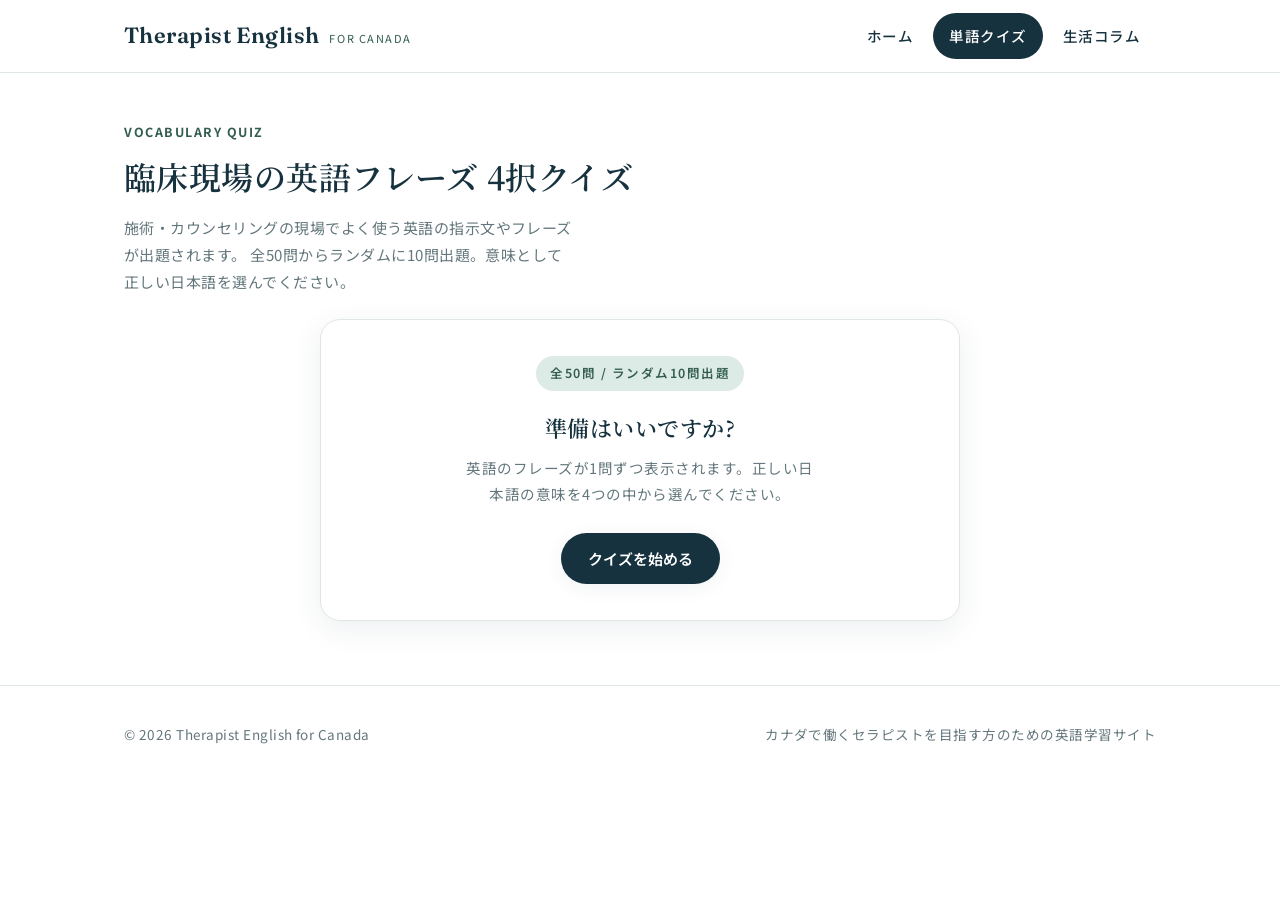
<file:  quiz.html>
<!DOCTYPE html>
<html lang="ja">
<head>
<meta charset="UTF-8">
<meta name="viewport" content="width=device-width, initial-scale=1.0">
<title>単語・定型文クイズ | Therapist English for Canada</title>
<link rel="preconnect" href="https://fonts.googleapis.com">
<link href="https://fonts.googleapis.com/css2?family=Fraunces:ital,wght@0,600;1,500&family=Noto+Sans+JP:wght@400;500;600;700&family=Noto+Serif+JP:wght@600;700&display=swap" rel="stylesheet">
<link rel="stylesheet" href="style.css">
</head>
<body>

<header class="site-header">
  <div class="container">
    <a href="index.html" class="brand">
      <span class="brand-mark">Therapist English</span>
      <span class="brand-sub">for Canada</span>
    </a>
    <nav class="main-nav">
      <a href="index.html">ホーム</a>
      <a href="quiz.html" class="active">単語クイズ</a>
      <a href="column.html">生活コラム</a>
    </nav>
  </div>
</header>

<section style="padding-top:48px; padding-bottom:0;">
  <div class="container">
    <div class="section-head" style="margin-bottom:24px;">
      <span class="kicker">Vocabulary Quiz</span>
      <h1 style="font-size:clamp(24px,3.4vw,32px);">臨床現場の英語フレーズ 4択クイズ</h1>
      <p style="color:var(--color-muted); font-size:15px; max-width:56ch;">
        施術・カウンセリングの現場でよく使う英語の指示文やフレーズが出題されます。
        全50問からランダムに10問出題。意味として正しい日本語を選んでください。
      </p>
    </div>
  </div>
</section>

<section style="padding-top:0;">
  <div class="container">
    <div class="quiz-wrap">

      <!-- スタート画面 -->
      <div id="quiz-start" class="quiz-card" style="text-align:center;">
        <div class="hero-eyebrow">全50問 / ランダム10問出題</div>
        <h2 style="font-size:22px;">準備はいいですか?</h2>
        <p style="color:var(--color-muted); font-size:14.5px; max-width:44ch; margin:0 auto 26px;">
          英語のフレーズが1問ずつ表示されます。正しい日本語の意味を4つの中から選んでください。
        </p>
        <button class="btn btn-primary" id="start-btn" style="margin:0 auto;">クイズを始める</button>
      </div>

      <!-- 出題画面 -->
      <div id="quiz-play" class="hidden">
        <div class="quiz-meta">
          <span id="q-counter">問題 1 / 10</span>
          <span id="q-score">正解 0</span>
        </div>
        <div class="quiz-progress-track">
          <div class="quiz-progress-fill" id="progress-fill"></div>
        </div>

        <div class="quiz-card">
          <div class="quiz-question-label">この英文の意味は?</div>
          <div class="quiz-question-en" id="question-en">—</div>
          <div class="quiz-choices" id="choices-wrap"></div>
          <div class="quiz-feedback" id="feedback"></div>
          <div class="quiz-footer-actions">
            <button class="btn btn-primary hidden" id="next-btn">次の問題へ</button>
          </div>
        </div>
      </div>

      <!-- 結果画面 -->
      <div id="quiz-result" class="quiz-card quiz-result hidden">
        <div class="hero-eyebrow">RESULT</div>
        <h2 style="font-size:22px;">お疲れさまでした</h2>
        <span class="score-num"><span id="final-score">0</span> / 10</span>
        <p id="result-comment" style="color:var(--color-muted); font-size:15px;"></p>
        <div class="quiz-result-actions">
          <button class="btn btn-primary" id="retry-btn">もう一度挑戦する</button>
          <a href="column.html" class="btn btn-ghost">生活コラムを読む</a>
        </div>
      </div>

    </div>
  </div>
</section>

<footer class="site-footer">
  <div class="container">
    <span>© 2026 Therapist English for Canada</span>
    <span>カナダで働くセラピストを目指す方のための英語学習サイト</span>
  </div>
</footer>

<script src="quiz-data.js"></script>
<script>
  const TOTAL_QUESTIONS = 10;
  let quizSet = [];
  let currentIndex = 0;
  let correctCount = 0;
  let answered = false;

  const startScreen = document.getElementById('quiz-start');
  const playScreen = document.getElementById('quiz-play');
  const resultScreen = document.getElementById('quiz-result');

  const qCounter = document.getElementById('q-counter');
  const qScore = document.getElementById('q-score');
  const progressFill = document.getElementById('progress-fill');
  const questionEn = document.getElementById('question-en');
  const choicesWrap = document.getElementById('choices-wrap');
  const feedback = document.getElementById('feedback');
  const nextBtn = document.getElementById('next-btn');

  document.getElementById('start-btn').addEventListener('click', startQuiz);
  document.getElementById('retry-btn').addEventListener('click', startQuiz);
  nextBtn.addEventListener('click', () => {
    currentIndex++;
    if (currentIndex >= quizSet.length) {
      showResult();
    } else {
      renderQuestion();
    }
  });

  function startQuiz() {
    quizSet = buildQuizSet(TOTAL_QUESTIONS);
    currentIndex = 0;
    correctCount = 0;
    startScreen.classList.add('hidden');
    resultScreen.classList.add('hidden');
    playScreen.classList.remove('hidden');
    renderQuestion();
  }

  function renderQuestion() {
    answered = false;
    const q = quizSet[currentIndex];
    qCounter.textContent = `問題 ${currentIndex + 1} / ${quizSet.length}`;
    qScore.textContent = `正解 ${correctCount}`;
    progressFill.style.width = `${(currentIndex / quizSet.length) * 100}%`;
    questionEn.textContent = q.en;
    feedback.className = 'quiz-feedback';
    feedback.textContent = '';
    nextBtn.classList.add('hidden');

    choicesWrap.innerHTML = '';
    q.choices.forEach((choice) => {
      const btn = document.createElement('button');
      btn.className = 'btn-quiz-choice';
      btn.textContent = choice;
      btn.addEventListener('click', () => selectAnswer(btn, choice, q.answer));
      choicesWrap.appendChild(btn);
    });
  }

  function selectAnswer(btn, choice, correctAnswer) {
    if (answered) return;
    answered = true;

    const allButtons = choicesWrap.querySelectorAll('.btn-quiz-choice');
    allButtons.forEach((b) => { b.disabled = true; });

    if (choice === correctAnswer) {
      btn.classList.add('correct');
      correctCount++;
      feedback.textContent = '正解です。';
      feedback.className = 'quiz-feedback show is-correct';
    } else {
      btn.classList.add('incorrect');
      feedback.textContent = `不正解です。正しい意味は「${correctAnswer}」です。`;
      feedback.className = 'quiz-feedback show is-incorrect';
      allButtons.forEach((b) => {
        if (b.textContent === correctAnswer) b.classList.add('correct');
      });
    }

    qScore.textContent = `正解 ${correctCount}`;
    progressFill.style.width = `${((currentIndex + 1) / quizSet.length) * 100}%`;
    nextBtn.classList.remove('hidden');
    nextBtn.textContent = currentIndex === quizSet.length - 1 ? '結果を見る' : '次の問題へ';
  }

  function showResult() {
    playScreen.classList.add('hidden');
    resultScreen.classList.remove('hidden');
    document.getElementById('final-score').textContent = correctCount;

    const comment = document.getElementById('result-comment');
    const ratio = correctCount / quizSet.length;
    if (ratio >= 0.9) {
      comment.textContent = '素晴らしい結果です。臨床現場で使う表現がしっかり身についています。';
    } else if (ratio >= 0.6) {
      comment.textContent = '良い調子です。間違えたフレーズをもう一度復習してみましょう。';
    } else {
      comment.textContent = '焦らなくて大丈夫です。繰り返し挑戦して少しずつ覚えていきましょう。';
    }
  }
</script>

</body>
</html>
</file>
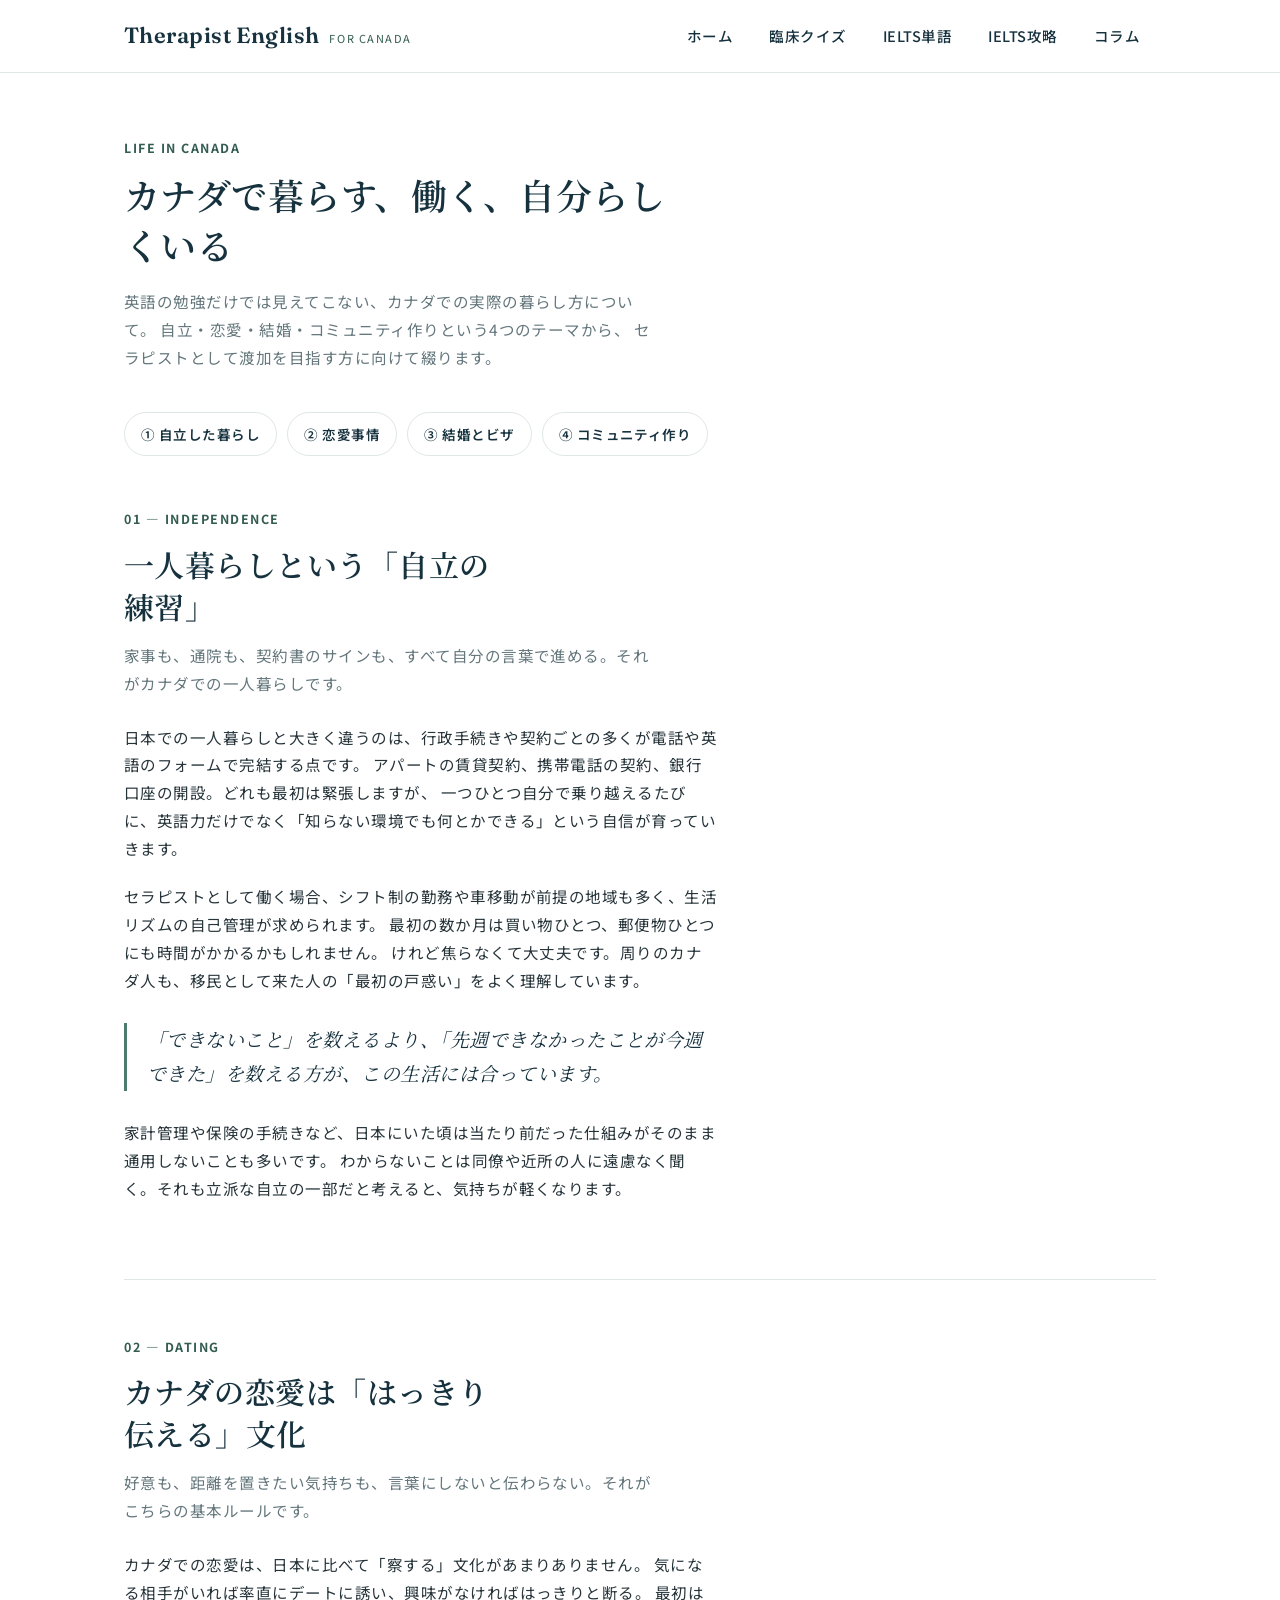
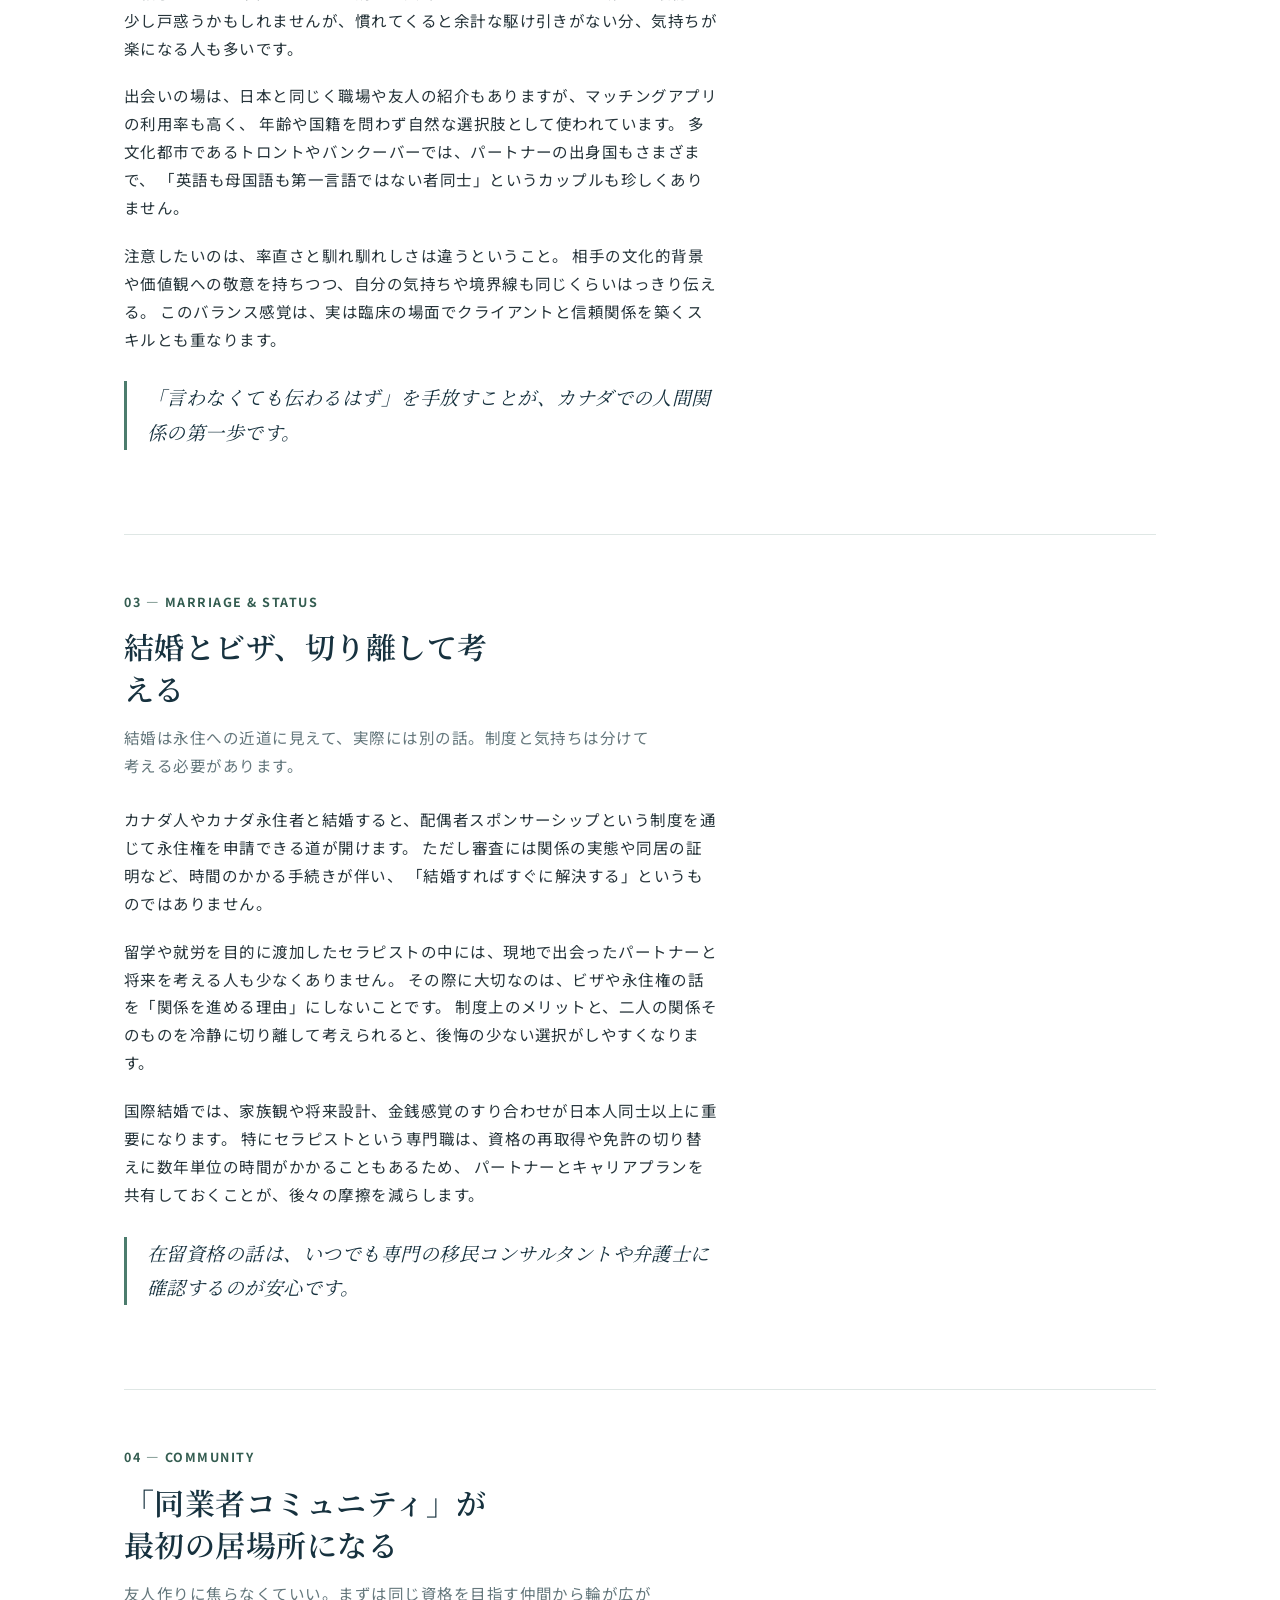
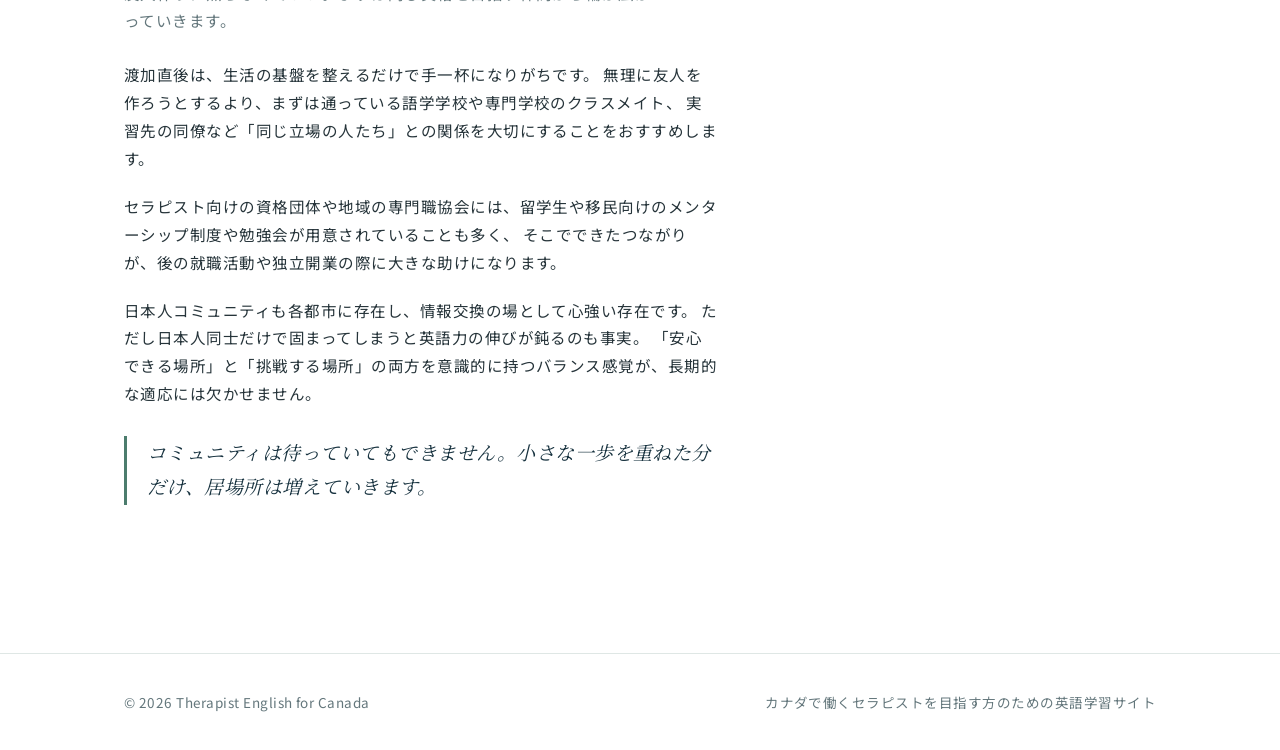
<file: column.html>
<!DOCTYPE html>
<html lang="ja">
<head>
<meta charset="UTF-8">
<meta name="viewport" content="width=device-width, initial-scale=1.0">
<title>カナダ生活コラム | Therapist English for Canada</title>
<link rel="preconnect" href="https://fonts.googleapis.com">
<link href="https://fonts.googleapis.com/css2?family=Fraunces:ital,wght@0,600;1,500&family=Noto+Sans+JP:wght@400;500;600;700&family=Noto+Serif+JP:wght@600;700&display=swap" rel="stylesheet">
<link rel="stylesheet" href="style.css">
</head>
<body>

<header class="site-header">
  <div class="container">
    <a href="index.html" class="brand">
      <span class="brand-mark">Therapist English</span>
      <span class="brand-sub">for Canada</span>
    </a>
    <nav class="main-nav">
  <a href="index.html">ホーム</a>
  <a href="quiz.html">臨床クイズ</a>
  <a href="ielts-quiz.html">IELTS単語</a>
  <a href="ielts.html">IELTS攻略</a>
  <a href="column.html"　class="active">コラム</a>
</nav>
  </div>
</header>

<section style="padding-bottom:0;">
  <div class="container">
    <div class="section-head">
      <span class="kicker">Life in Canada</span>
      <h1 style="font-size:clamp(26px,3.8vw,36px);">カナダで暮らす、働く、自分らしくいる</h1>
      <p style="color:var(--color-muted); font-size:15.5px; max-width:60ch;">
        英語の勉強だけでは見えてこない、カナダでの実際の暮らし方について。
        自立・恋愛・結婚・コミュニティ作りという4つのテーマから、
        セラピストとして渡加を目指す方に向けて綴ります。
      </p>
    </div>

    <nav class="column-nav">
      <a href="#independence">① 自立した暮らし</a>
      <a href="#dating">② 恋愛事情</a>
      <a href="#marriage">③ 結婚とビザ</a>
      <a href="#community">④ コミュニティ作り</a>
    </nav>
  </div>
</section>

<section style="padding-top:0;">
  <div class="container">

    <article class="article" id="independence">
      <span class="kicker">01 — Independence</span>
      <h2>一人暮らしという「自立の練習」</h2>
      <p class="lede">家事も、通院も、契約書のサインも、すべて自分の言葉で進める。それがカナダでの一人暮らしです。</p>
      <div class="article-body">
        <p>
          日本での一人暮らしと大きく違うのは、行政手続きや契約ごとの多くが電話や英語のフォームで完結する点です。
          アパートの賃貸契約、携帯電話の契約、銀行口座の開設。どれも最初は緊張しますが、
          一つひとつ自分で乗り越えるたびに、英語力だけでなく「知らない環境でも何とかできる」という自信が育っていきます。
        </p>
        <p>
          セラピストとして働く場合、シフト制の勤務や車移動が前提の地域も多く、生活リズムの自己管理が求められます。
          最初の数か月は買い物ひとつ、郵便物ひとつにも時間がかかるかもしれません。
          けれど焦らなくて大丈夫です。周りのカナダ人も、移民として来た人の「最初の戸惑い」をよく理解しています。
        </p>
        <p class="pullquote">
          「できないこと」を数えるより、「先週できなかったことが今週できた」を数える方が、この生活には合っています。
        </p>
        <p>
          家計管理や保険の手続きなど、日本にいた頃は当たり前だった仕組みがそのまま通用しないことも多いです。
          わからないことは同僚や近所の人に遠慮なく聞く。それも立派な自立の一部だと考えると、気持ちが軽くなります。
        </p>
      </div>
    </article>

    <article class="article" id="dating">
      <span class="kicker">02 — Dating</span>
      <h2>カナダの恋愛は「はっきり伝える」文化</h2>
      <p class="lede">好意も、距離を置きたい気持ちも、言葉にしないと伝わらない。それがこちらの基本ルールです。</p>
      <div class="article-body">
        <p>
          カナダでの恋愛は、日本に比べて「察する」文化があまりありません。
          気になる相手がいれば率直にデートに誘い、興味がなければはっきりと断る。
          最初は少し戸惑うかもしれませんが、慣れてくると余計な駆け引きがない分、気持ちが楽になる人も多いです。
        </p>
        <p>
          出会いの場は、日本と同じく職場や友人の紹介もありますが、マッチングアプリの利用率も高く、
          年齢や国籍を問わず自然な選択肢として使われています。
          多文化都市であるトロントやバンクーバーでは、パートナーの出身国もさまざまで、
          「英語も母国語も第一言語ではない者同士」というカップルも珍しくありません。
        </p>
        <p>
          注意したいのは、率直さと馴れ馴れしさは違うということ。
          相手の文化的背景や価値観への敬意を持ちつつ、自分の気持ちや境界線も同じくらいはっきり伝える。
          このバランス感覚は、実は臨床の場面でクライアントと信頼関係を築くスキルとも重なります。
        </p>
        <p class="pullquote">
          「言わなくても伝わるはず」を手放すことが、カナダでの人間関係の第一歩です。
        </p>
      </div>
    </article>

    <article class="article" id="marriage">
      <span class="kicker">03 — Marriage &amp; Status</span>
      <h2>結婚とビザ、切り離して考える</h2>
      <p class="lede">結婚は永住への近道に見えて、実際には別の話。制度と気持ちは分けて考える必要があります。</p>
      <div class="article-body">
        <p>
          カナダ人やカナダ永住者と結婚すると、配偶者スポンサーシップという制度を通じて永住権を申請できる道が開けます。
          ただし審査には関係の実態や同居の証明など、時間のかかる手続きが伴い、
          「結婚すればすぐに解決する」というものではありません。
        </p>
        <p>
          留学や就労を目的に渡加したセラピストの中には、現地で出会ったパートナーと将来を考える人も少なくありません。
          その際に大切なのは、ビザや永住権の話を「関係を進める理由」にしないことです。
          制度上のメリットと、二人の関係そのものを冷静に切り離して考えられると、後悔の少ない選択がしやすくなります。
        </p>
        <p>
          国際結婚では、家族観や将来設計、金銭感覚のすり合わせが日本人同士以上に重要になります。
          特にセラピストという専門職は、資格の再取得や免許の切り替えに数年単位の時間がかかることもあるため、
          パートナーとキャリアプランを共有しておくことが、後々の摩擦を減らします。
        </p>
        <p class="pullquote">
          在留資格の話は、いつでも専門の移民コンサルタントや弁護士に確認するのが安心です。
        </p>
      </div>
    </article>

    <article class="article" id="community">
      <span class="kicker">04 — Community</span>
      <h2>「同業者コミュニティ」が最初の居場所になる</h2>
      <p class="lede">友人作りに焦らなくていい。まずは同じ資格を目指す仲間から輪が広がっていきます。</p>
      <div class="article-body">
        <p>
          渡加直後は、生活の基盤を整えるだけで手一杯になりがちです。
          無理に友人を作ろうとするより、まずは通っている語学学校や専門学校のクラスメイト、
          実習先の同僚など「同じ立場の人たち」との関係を大切にすることをおすすめします。
        </p>
        <p>
          セラピスト向けの資格団体や地域の専門職協会には、留学生や移民向けのメンターシップ制度や勉強会が用意されていることも多く、
          そこでできたつながりが、後の就職活動や独立開業の際に大きな助けになります。
        </p>
        <p>
          日本人コミュニティも各都市に存在し、情報交換の場として心強い存在です。
          ただし日本人同士だけで固まってしまうと英語力の伸びが鈍るのも事実。
          「安心できる場所」と「挑戦する場所」の両方を意識的に持つバランス感覚が、長期的な適応には欠かせません。
        </p>
        <p class="pullquote">
          コミュニティは待っていてもできません。小さな一歩を重ねた分だけ、居場所は増えていきます。
        </p>
      </div>
    </article>

  </div>
</section>

<footer class="site-footer">
  <div class="container">
    <span>© 2026 Therapist English for Canada</span>
    <span>カナダで働くセラピストを目指す方のための英語学習サイト</span>
  </div>
</footer>

</body>
</html>
</file>
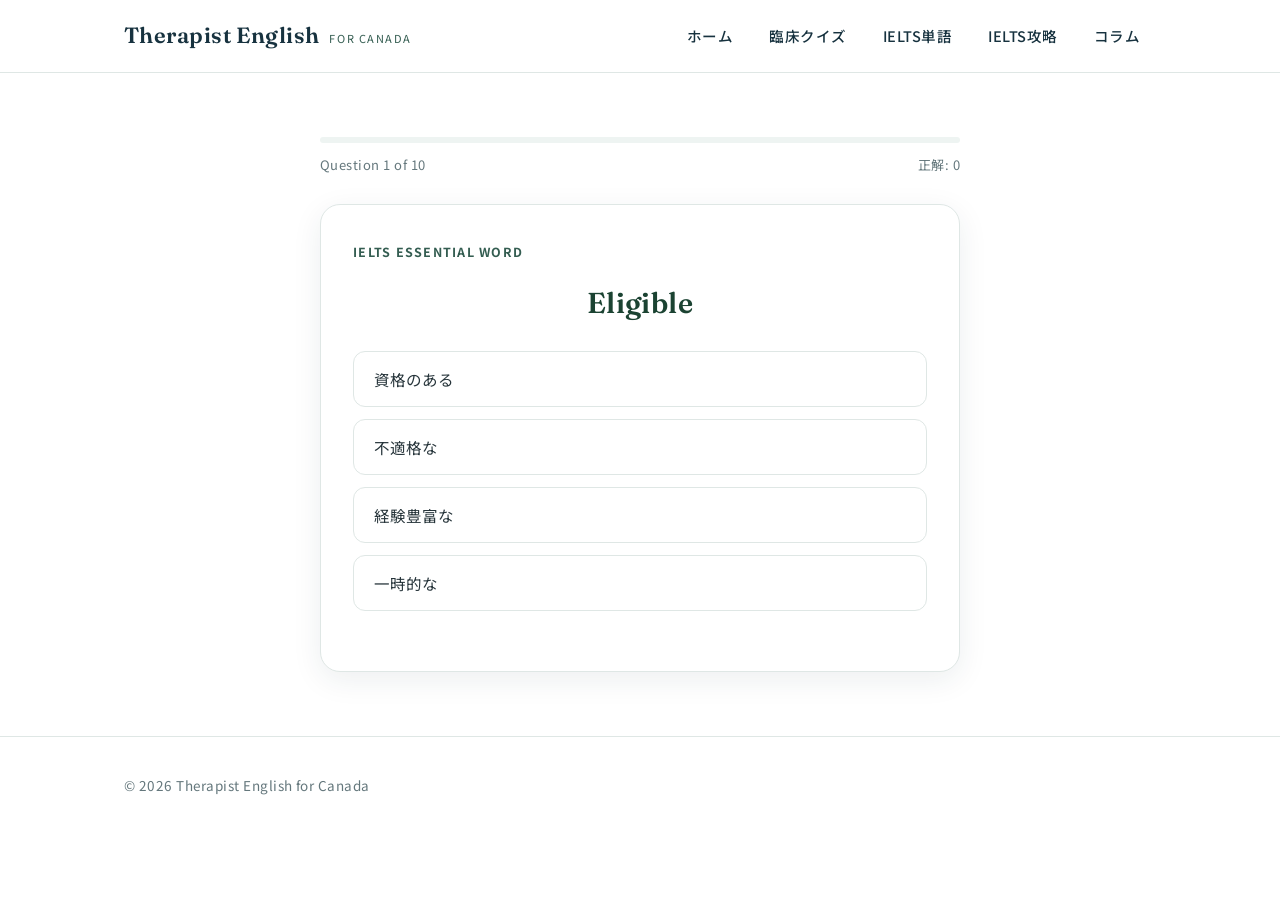
<file: ielts-quiz.html>
<!DOCTYPE html>
<html lang="ja">
<head>
<meta charset="UTF-8">
<meta name="viewport" content="width=device-width, initial-scale=1.0">
<title>IELTS英単語クイズ | Therapist English for Canada</title>
<link rel="preconnect" href="https://fonts.googleapis.com">
<link href="https://fonts.googleapis.com/css2?family=Fraunces:ital,wght@0,600;1,500&family=Noto+Sans+JP:wght@400;500;600;700&display=swap" rel="stylesheet">
<link rel="stylesheet" href="style.css">
</head>
<body>

<header class="site-header">
  <div class="container">
    <a href="index.html" class="brand">
      <span class="brand-mark">Therapist English</span>
      <span class="brand-sub">for Canada</span>
    </a>
    <nav class="main-nav">
  <a href="index.html">ホーム</a>
  <a href="quiz.html">臨床クイズ</a>
  <a href="ielts-quiz.html"　class="active">IELTS単語</a>
  <a href="ielts.html">IELTS攻略</a>
  <a href="column.html">コラム</a>
</nav>
  </div>
</header>

<main class="container" style="padding: 64px 24px;">
  <div class="quiz-wrap">
    
    <!-- プログレスバー -->
    <div class="quiz-progress-track">
      <div id="progress-fill" class="quiz-progress-fill"></div>
    </div>
    
    <div class="quiz-meta">
      <span id="quiz-count">Question 1 of 5</span>
      <span id="quiz-score-live">正解: 0</span>
    </div>

    <!-- クイズ本体カード -->
    <div id="quiz-card" class="quiz-card">
      <div class="quiz-question-label">IELTS Essential Word</div>
      <div id="question-word" class="quiz-question-en">Word</div>

      <div class="quiz-choices" id="choices-container">
        <button class="btn-quiz-choice" onclick="selectChoice(0)">選択肢 1</button>
        <button class="btn-quiz-choice" onclick="selectChoice(1)">選択肢 2</button>
        <button class="btn-quiz-choice" onclick="selectChoice(2)">選択肢 3</button>
        <button class="btn-quiz-choice" onclick="selectChoice(3)">選択肢 4</button>
      </div>

      <div id="feedback" class="quiz-feedback"></div>
      
      <div class="quiz-footer-actions">
        <button id="next-btn" class="btn btn-primary hidden" onclick="handleNext()">次の問題へ →</button>
      </div>
    </div>

    <!-- クイズ結果画面（初期状態はhidden） -->
    <div id="result-card" class="quiz-card quiz-result hidden">
      <span class="quiz-question-label">Your Score</span>
      <span id="final-score" class="score-num">0/5</span>
      <p style="color: var(--color-muted); max-width: 45ch; margin: 0 auto 24px;">
        クイズお疲れ様でした！カナダでのセラピスト就労、そして永住権申請にはIELTSの語彙力とアウトプット力が必須です。
      </p>
      
      <!-- 結果画面でのアフィリエイト訴求 -->
      <div style="background: var(--color-bg-soft-2); padding: 24px; border-radius: var(--radius-m); margin-bottom: 28px; text-align: left;">
        <h4 style="color: var(--color-navy); margin-bottom: 8px;">🍁 移住の夢を引き寄せる次のステップ</h4>
        <p style="font-size: 14px; color: var(--color-muted); margin-bottom: 16px;">
          単語力をチェックしたら、次は実際の会話とライティングの対策。IELTS Generalに強い専門講師からフィードバックをもらうことで、スコアは爆発的に伸びます。
        </p>
        <a href="YOUR_AFFILIATE_LINK_HERE" class="btn btn-primary" style="width: 100%; justify-content: center; background: var(--color-green-deep);" target="_blank" rel="noopener">
          おすすめのIELTS対策スクールを見る ≫
        </a>
      </div>

      <div class="quiz-result-actions">
        <a href="ielts-quiz.html" class="btn btn-ghost">もう一度挑戦する</a>
        <a href="ielts.html" class="btn btn-ghost">対策コラムを読む</a>
      </div>
    </div>

  </div>
</main>

<footer class="site-footer">
  <div class="container">
    <span>© 2026 Therapist English for Canada</span>
  </div>
</footer>

<script src="ielts-quiz.js"></script>
</body>
</html>
</file>
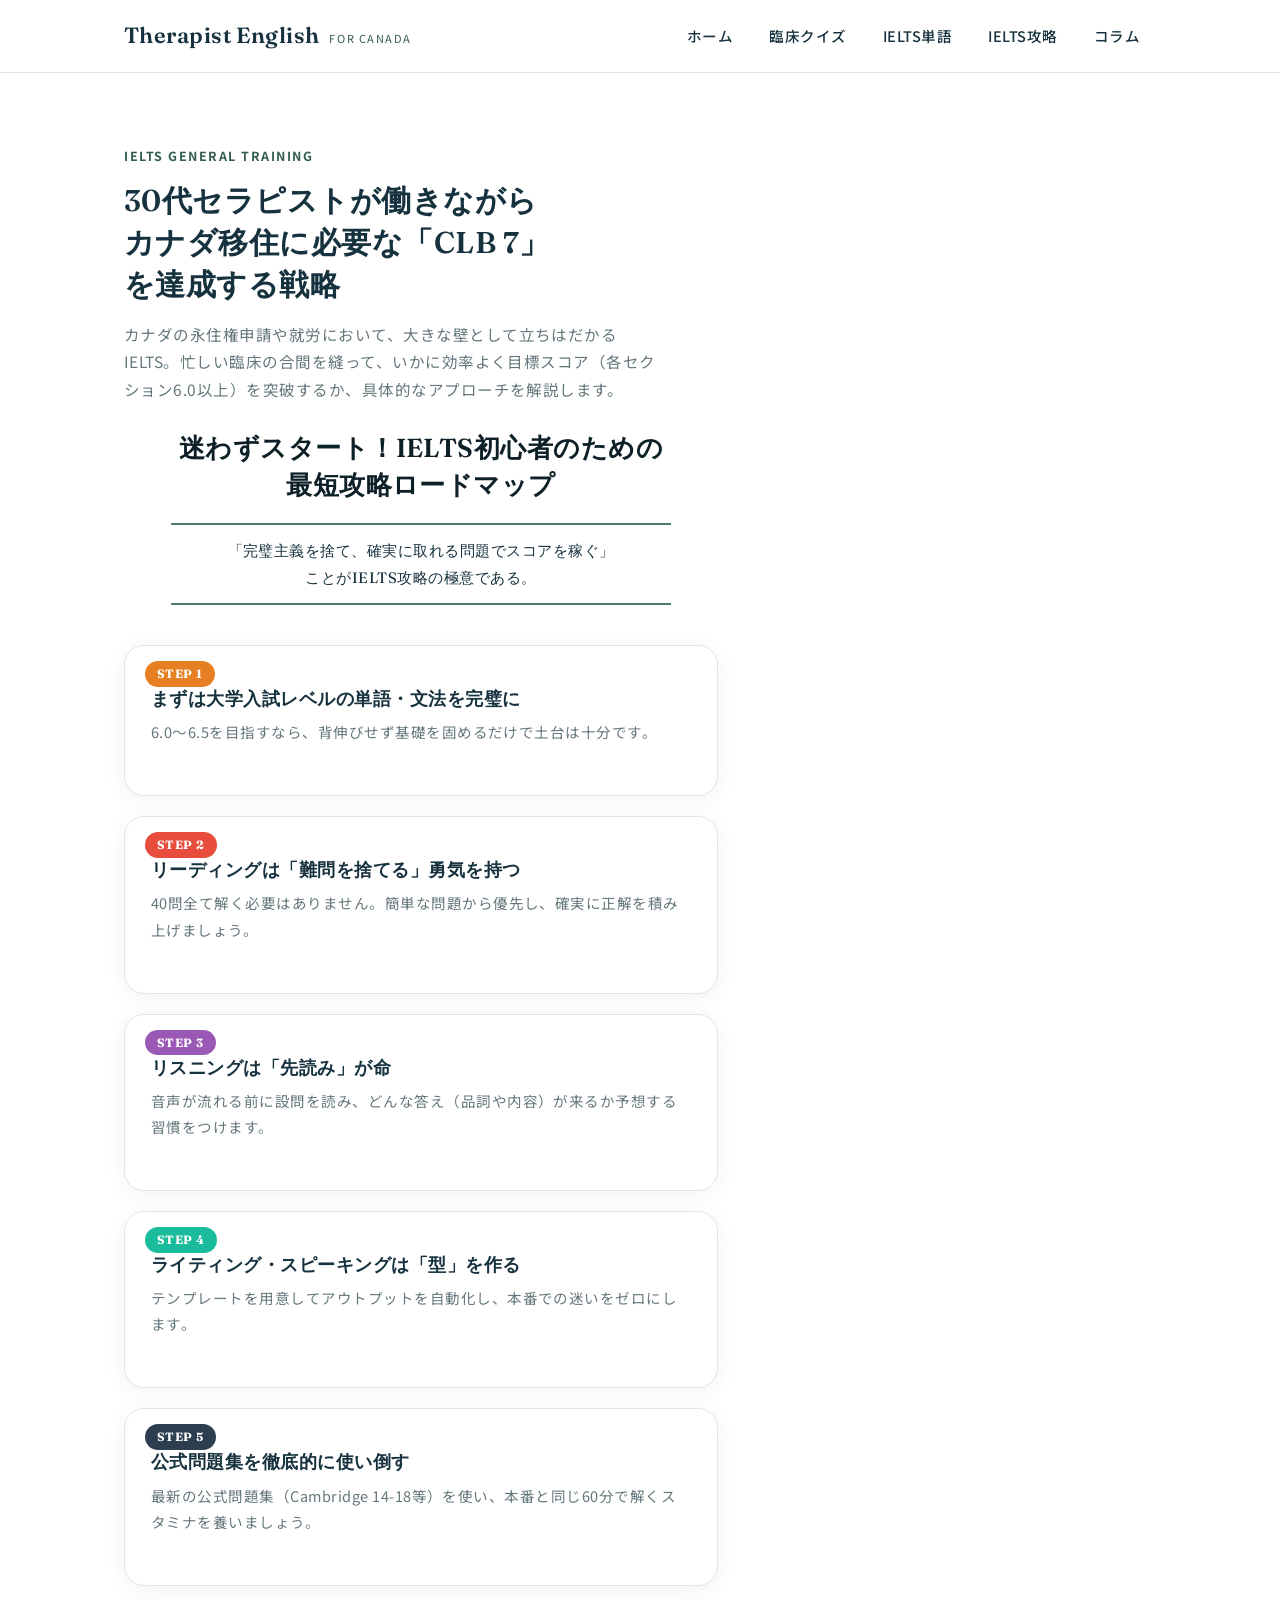
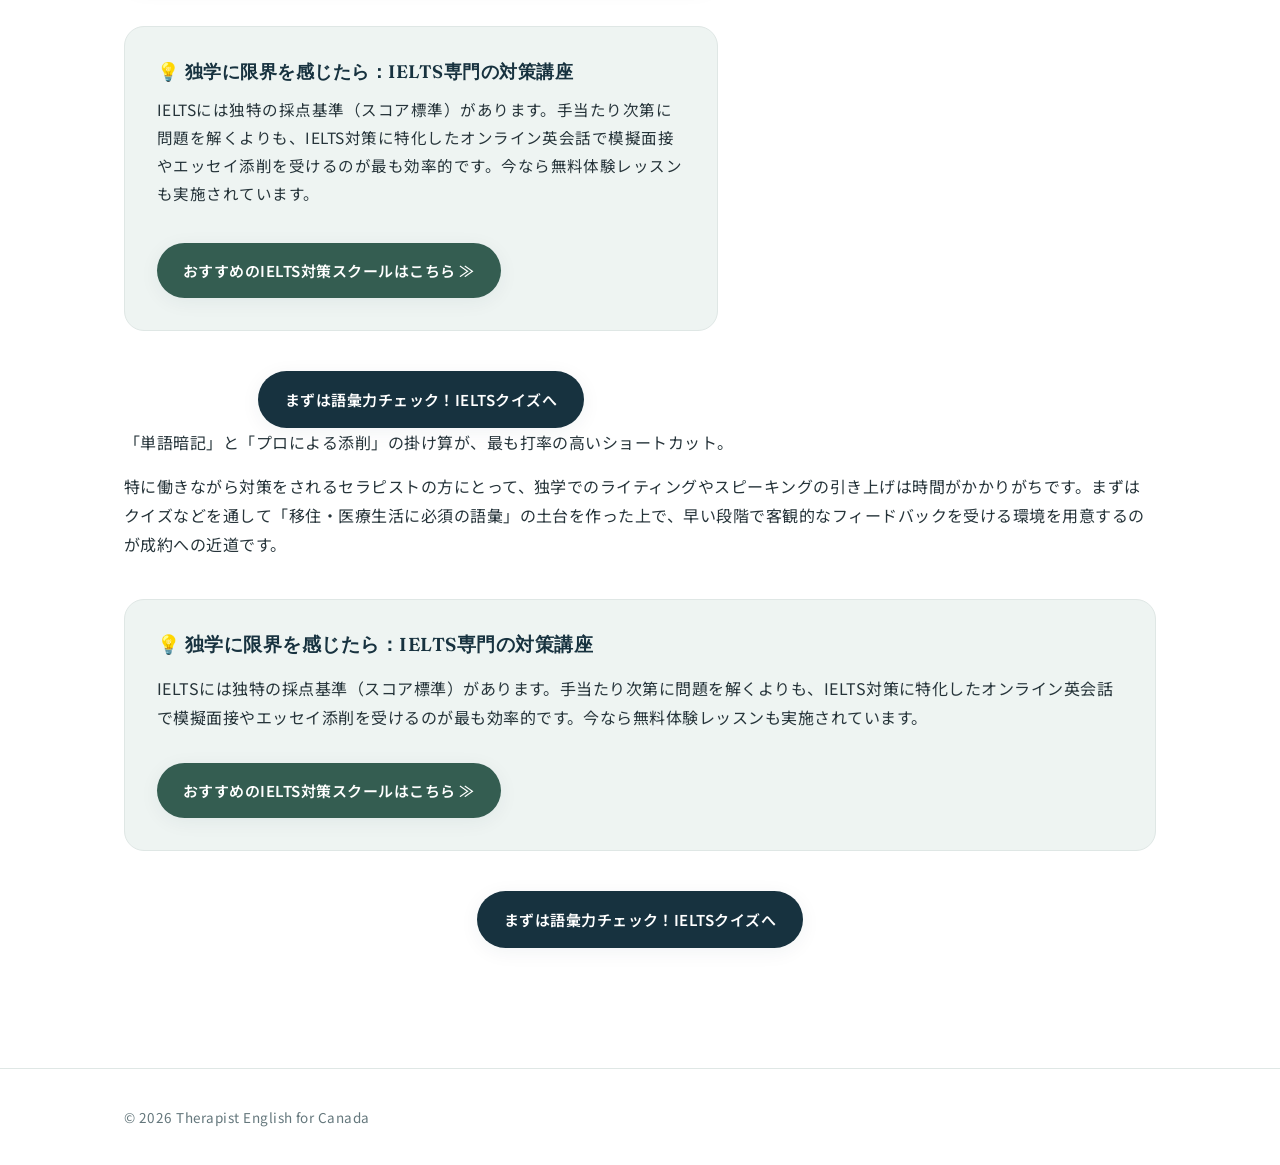
<file: ielts.html>
<!DOCTYPE html>
<html lang="ja">
<head>
<meta charset="UTF-8">
<meta name="viewport" content="width=device-width, initial-scale=1.0">
<title>IELTS対策コラム | Therapist English for Canada</title>
<link rel="preconnect" href="https://fonts.googleapis.com">
<link href="https://fonts.googleapis.com/css2?family=Fraunces:ital,wght@0,600;1,500&family=Noto+Sans+JP:wght@400;500;600;700&display=swap" rel="stylesheet">
<link rel="stylesheet" href="style.css">
<style>
  /* アフィリエイト成約率を高めるための訴求ボックス */
  .cta-box {
    background: var(--color-bg-soft-2);
    border: 1px solid var(--color-border);
    border-radius: var(--radius-l);
    padding: 32px;
    margin: 40px 0;
  }
  .cta-box h3 { color: var(--color-navy); margin-bottom: 12px; }
  .cta-link-btn {
    display: inline-flex;
    align-items: center;
    gap: 8px;
    padding: 14px 26px;
    border-radius: 999px;
    font-weight: 600;
    font-size: 15px;
    text-decoration: none;
    background: var(--color-green-deep);
    color: #fff;
    margin-top: 15px;
    box-shadow: var(--shadow-soft);
    transition: transform 0.15s ease, background 0.2s ease;
  }
  .cta-link-btn:hover { background: var(--color-navy-deep); transform: translateY(-1px); }
</style>
</head>
<body>

<header class="site-header">
  <div class="container">
    <a href="index.html" class="brand">
      <span class="brand-mark">Therapist English</span>
      <span class="brand-sub">for Canada</span>
    </a>
    <nav class="main-nav">
  <a href="index.html">ホーム</a>
  <a href="quiz.html">臨床クイズ</a>
  <a href="ielts-quiz.html">IELTS単語</a>
  <a href="ielts.html"　class="active">IELTS攻略</a>
  <a href="column.html">コラム</a>
</nav>
  </div>
</header>

<main class="container" style="padding: 64px 24px;">
  <article class="article">
    <span class="kicker">IELTS General Training</span>
    <h2>30代セラピストが働きながら<br>カナダ移住に必要な「CLB 7」を達成する戦略</h2>
    
    <div class="lede">
      カナダの永住権申請や就労において、大きな壁として立ちはだかるIELTS。忙しい臨床の合間を縫って、いかに効率よく目標スコア（各セクション6.0以上）を突破するか、具体的なアプローチを解説します。
    </div>

    <div class="article-body">

  <div style="text-align: center; margin-bottom: 40px;">
    <h3 style="font-size: clamp(20px, 3.5vw, 26px); color: #0d1f27; font-family: var(--font-heading);">
      迷わずスタート！IELTS初心者のための<br>最短攻略ロードマップ
    </h3>
    <div class="pullquote" style="margin: 20px auto; max-width: 500px; font-style: normal; text-align: center; font-size: 15px; border-left: none; border-right: none; border-top: 2px double var(--color-green); border-bottom: 2px double var(--color-green); padding: 12px 0;">
      「完璧主義を捨て、確実に取れる問題でスコアを稼ぐ」<br>ことがIELTS攻略の極意である。
    </div>
  </div>

  <!-- STEP 1 -->
  <div class="card" style="margin-bottom: 20px; position: relative; padding-top: 40px;">
    <span class="step-num" style="position: absolute; top: 15px; left: 20px; font-size: 12px; background: #e67e22; color: #fff; font-style: normal; padding: 2px 12px; border-radius: 999px; font-weight: 700;">STEP 1</span>
    <h4 style="font-size: 18px; color: var(--color-navy); margin-bottom: 8px;">まずは大学入試レベルの単語・文法を完璧に</h4>
    <p style="font-size: 14.5px; color: var(--color-muted);">6.0〜6.5を目指すなら、背伸びせず基礎を固めるだけで土台は十分です。</p>
  </div>

  <!-- STEP 2 -->
  <div class="card" style="margin-bottom: 20px; position: relative; padding-top: 40px;">
    <span class="step-num" style="position: absolute; top: 15px; left: 20px; font-size: 12px; background: #e74c3c; color: #fff; font-style: normal; padding: 2px 12px; border-radius: 999px; font-weight: 700;">STEP 2</span>
    <h4 style="font-size: 18px; color: var(--color-navy); margin-bottom: 8px;">リーディングは「難問を捨てる」勇気を持つ</h4>
    <p style="font-size: 14.5px; color: var(--color-muted);">40問全て解く必要はありません。簡単な問題から優先し、確実に正解を積み上げましょう。</p>
  </div>

  <!-- STEP 3 -->
  <div class="card" style="margin-bottom: 20px; position: relative; padding-top: 40px;">
    <span class="step-num" style="position: absolute; top: 15px; left: 20px; font-size: 12px; background: #9b59b6; color: #fff; font-style: normal; padding: 2px 12px; border-radius: 999px; font-weight: 700;">STEP 3</span>
    <h4 style="font-size: 18px; color: var(--color-navy); margin-bottom: 8px;">リスニングは「先読み」が命</h4>
    <p style="font-size: 14.5px; color: var(--color-muted);">音声が流れる前に設問を読み、どんな答え（品詞や内容）が来るか予想する習慣をつけます。</p>
  </div>

  <!-- STEP 4 -->
  <div class="card" style="margin-bottom: 20px; position: relative; padding-top: 40px;">
    <span class="step-num" style="position: absolute; top: 15px; left: 20px; font-size: 12px; background: #1abc9c; color: #fff; font-style: normal; padding: 2px 12px; border-radius: 999px; font-weight: 700;">STEP 4</span>
    <h4 style="font-size: 18px; color: var(--color-navy); margin-bottom: 8px;">ライティング・スピーキングは「型」を作る</h4>
    <p style="font-size: 14.5px; color: var(--color-muted);">テンプレートを用意してアウトプットを自動化し、本番での迷いをゼロにします。</p>
  </div>

  <!-- STEP 5 -->
  <div class="card" style="margin-bottom: 30px; position: relative; padding-top: 40px;">
    <span class="step-num" style="position: absolute; top: 15px; left: 20px; font-size: 12px; background: #2c3e50; color: #fff; font-style: normal; padding: 2px 12px; border-radius: 999px; font-weight: 700;">STEP 5</span>
    <h4 style="font-size: 18px; color: var(--color-navy); margin-bottom: 8px;">公式問題集を徹底的に使い倒す</h4>
    <p style="font-size: 14.5px; color: var(--color-muted);">最新の公式問題集（Cambridge 14-18等）を使い、本番と同じ60分で解くスタミナを養いましょう。</p>
  </div>

  <!-- アフィリエイト広告設置エリア（既存のものをそのまま繋げます） -->
  <div class="cta-box">
    <h3>💡 独学に限界を感じたら：IELTS専門の対策講座</h3>
    <p>IELTSには独特の採点基準（スコア標準）があります。手当たり次第に問題を解くよりも、IELTS対策に特化したオンライン英会話で模擬面接やエッセイ添削を受けるのが最も効率的です。今なら無料体験レッスンも実施されています。</p>
    <a href="YOUR_AFFILIATE_LINK_HERE" class="cta-link-btn" target="_blank" rel="noopener">おすすめのIELTS対策スクールはこちら ≫</a>
  </div>

  <div style="margin-top: 40px; text-align: center;">
    <a href="ielts-quiz.html" class="btn btn-primary">まずは語彙力チェック！IELTSクイズへ</a>
  </div>

</div>
      <div class="pullquote">
        「単語暗記」と「プロによる添削」の掛け算が、最も打率の高いショートカット。
      </div>

      <p>特に働きながら対策をされるセラピストの方にとって、独学でのライティングやスピーキングの引き上げは時間がかかりがちです。まずはクイズなどを通して「移住・医療生活に必須の語彙」の土台を作った上で、早い段階で客観的なフィードバックを受ける環境を用意するのが成約への近道です。</p>

      <!-- アフィリエイト広告設置エリア -->
      <div class="cta-box">
        <h3>💡 独学に限界を感じたら：IELTS専門の対策講座</h3>
        <p>IELTSには独特の採点基準（スコア標準）があります。手当たり次第に問題を解くよりも、IELTS対策に特化したオンライン英会話で模擬面接やエッセイ添削を受けるのが最も効率的です。今なら無料体験レッスンも実施されています。</p>
        <a href="YOUR_AFFILIATE_LINK_HERE" class="cta-link-btn" target="_blank" rel="noopener">おすすめのIELTS対策スクールはこちら ≫</a>
      </div>

      <div style="margin-top: 40px; text-align: center;">
        <a href="ielts-quiz.html" class="btn btn-primary">まずは語彙力チェック！IELTSクイズへ</a>
      </div>
    </div>
  </article>
</main>

<footer class="site-footer">
  <div class="container">
    <span>© 2026 Therapist English for Canada</span>
  </div>
</footer>

</body>
</html>
</file>
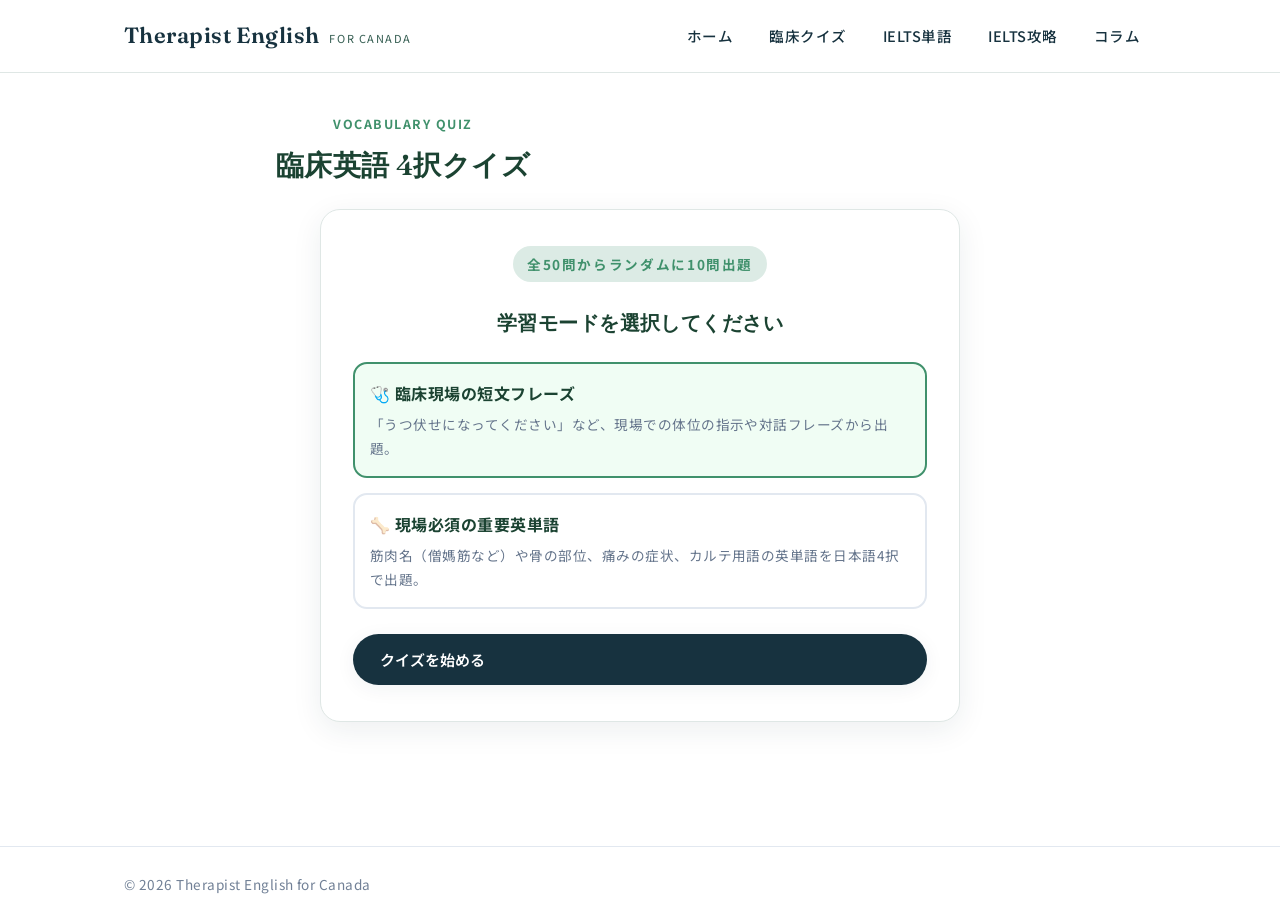
<file: quiz.html>
<!DOCTYPE html>
<html lang="ja">
<head>
<meta charset="UTF-8">
<meta name="viewport" content="width=device-width, initial-scale=1.0, maximum-scale=1.0, user-scalable=no">
<title>単語・定型文クイズ | Therapist English for Canada</title>
<link rel="preconnect" href="https://fonts.googleapis.com">
<link href="https://fonts.googleapis.com/css2?family=Fraunces:ital,wght@0,600;1,500&family=Noto+Sans+JP:wght@400;500;600;700&display=swap" rel="stylesheet">
<link rel="stylesheet" href="style.css">
</head>
<body>

<header class="site-header">
  <div class="container">
    <a href="index.html" class="brand">
      <span class="brand-mark">Therapist English</span>
      <span class="brand-sub">for Canada</span>
    </a>
    <nav class="main-nav">
  <a href="index.html">ホーム</a>
  <a href="quiz.html"　class="active">臨床クイズ</a>
  <a href="ielts-quiz.html">IELTS単語</a>
  <a href="ielts.html">IELTS攻略</a>
  <a href="column.html">コラム</a>
</nav>
  </div>
</header>

<section style="padding-top:40px; padding-bottom:0;">
  <div class="container">
    <div class="section-head" style="margin-bottom:24px; text-align: center;">
      <span class="kicker" style="color: #40916c; font-weight: bold;">Vocabulary Quiz</span>
      <h1 style="font-size:clamp(22px,3.4vw,28px); color: #1b4332;">臨床英語 4択クイズ</h1>
    </div>
  </div>
</section>

<section style="padding-top:0;">
  <div class="container">
    <div class="quiz-wrap">

      <div id="quiz-start" class="quiz-card" style="text-align:center;">
        <div class="hero-eyebrow" style="color:#40916c; font-weight:700; font-size:0.85rem;">全50問からランダムに10問出題</div>
        <h2 style="font-size:20px; margin-top:5px; color:#1b4332;">学習モードを選択してください</h2>
        
        <div class="mode-select-wrap">
          <div class="mode-box selected" onclick="selectMode('phrase')">
            <input type="radio" id="mode-phrase" name="quiz-mode" value="phrase" checked>
            <div class="mode-title">🩺 臨床現場の短文フレーズ</div>
            <div class="mode-desc">「うつ伏せになってください」など、現場での体位の指示や対話フレーズから出題。</div>
          </div>
          <div class="mode-box" onclick="selectMode('word')">
            <input type="radio" id="mode-word" name="quiz-mode" value="word">
            <div class="mode-title">🦴 現場必須の重要英単語</div>
            <div class="mode-desc">筋肉名（僧媽筋など）や骨の部位、痛みの症状、カルテ用語の英単語を日本語4択で出題。</div>
          </div>
        </div>

        <button class="btn btn-primary" id="start-btn" style="margin:0 auto; width: 100%;">クイズを始める</button>
      </div>

      <div id="quiz-play" class="hidden">
        <div class="quiz-meta" style="display:flex; justify-content:space-between; margin-bottom:10px; font-size:0.85rem; color:#64748b; font-weight:bold;">
          <span id="q-counter">問題 1 / 10</span>
          <span id="q-score">正解 0</span>
        </div>
        <div class="quiz-progress-track">
          <div class="quiz-progress-fill" id="progress-fill"></div>
        </div>

        <div class="quiz-card">
          <div class="quiz-question-label" style="font-size:0.85rem; color:#718096; text-align:center; font-weight:600;" id="question-label">この英文の意味は?</div>
          <div class="quiz-question-en" id="question-en">—</div>
          <div class="quiz-choices" id="choices-wrap"></div>
          <div class="quiz-feedback" id="feedback"></div>
          <div class="quiz-footer-actions" style="margin-top:20px;">
            <button class="btn btn-primary hidden" id="next-btn" style="width:100%;">次の問題へ</button>
          </div>
        </div>
      </div>

      <div id="quiz-result" class="quiz-card quiz-result hidden" style="text-align:center;">
        <div class="hero-eyebrow" style="color:#40916c; font-weight:700;">RESULT</div>
        <h2 style="font-size:22px; color:#1b4332; margin-bottom:10px;">お疲れさまでした</h2>
        <span class="score-num" style="font-size:2.5rem; font-weight:bold; color:#1b4332; display:block; margin:10px 0;"><span id="final-score">0</span> / 10</span>
        <p id="result-comment" style="color:#64748b; font-size:15px; margin-bottom:25px;"></p>
        <div class="quiz-result-actions" style="display:flex; flex-direction:column; gap:12px;">
          <button class="btn btn-primary" id="retry-btn" style="width:100%;">もう一度挑戦する</button>
          <a href="index.html" class="btn btn-ghost" style="text-align:center; margin:0; border:2px solid #e2e8f0; color:#4a5568;">ホームに戻る</a>
        </div>
      </div>

    </div>
  </div>
</section>

<footer class="site-footer" style="padding: 25px 0; margin-top: 60px; border-top: 1px solid #e2e8f0; font-size: 0.85rem; color: #718096; text-align:center;">
  <div class="container">
    <span>© 2026 Therapist English for Canada</span>
  </div>
</footer>

<script src="quiz-data.js"></script>
<script>
  const TOTAL_QUESTIONS = 10;
  let quizSet = [];
  let currentIndex = 0;
  let correctCount = 0;
  let answered = false;
  let selectedModeValue = "phrase";

  const startScreen = document.getElementById('quiz-start');
  const playScreen = document.getElementById('quiz-play');
  const resultScreen = document.getElementById('quiz-result');

  const qCounter = document.getElementById('q-counter');
  const qScore = document.getElementById('q-score');
  const progressFill = document.getElementById('progress-fill');
  const questionLabel = document.getElementById('question-label');
  const questionEn = document.getElementById('question-en');
  const choicesWrap = document.getElementById('choices-wrap');
  const feedback = document.getElementById('feedback');
  const nextBtn = document.getElementById('next-btn');

  document.getElementById('start-btn').addEventListener('click', startQuiz);
  document.getElementById('retry-btn').addEventListener('click', startQuiz);
  nextBtn.addEventListener('click', () => {
    currentIndex++;
    if (currentIndex >= quizSet.length) {
      showResult();
    } else {
      renderQuestion();
    }
  });

  function checkUrlParam() {
    const urlParams = new URLSearchParams(window.location.search);
    const modeParam = urlParams.get('mode');
    if (modeParam === 'word' || modeParam === 'phrase') {
      selectMode(modeParam);
      startQuiz();
    }
  }

  function selectMode(mode) {
    selectedModeValue = mode;
    document.querySelectorAll('.mode-box').forEach(box => box.classList.remove('selected'));
    if (mode === 'phrase') {
      const box1 = document.querySelector('.mode-box:nth-child(1)');
      if(box1) box1.classList.add('selected');
      const radio1 = document.getElementById('mode-phrase');
      if(radio1) radio1.checked = true;
    } else {
      const box2 = document.querySelector('.mode-box:nth-child(2)');
      if(box2) box2.classList.add('selected');
      const radio2 = document.getElementById('mode-word');
      if(radio2) radio2.checked = true;
    }
  }

  function startQuiz() {
    quizSet = buildQuizSet(selectedModeValue, TOTAL_QUESTIONS);
    currentIndex = 0;
    correctCount = 0;
    
    startScreen.classList.add('hidden');
    resultScreen.classList.add('hidden');
    playScreen.classList.remove('hidden');
    renderQuestion();
  }

  function renderQuestion() {
    answered = false;
    if (!quizSet || quizSet.length === 0) return;
    
    const q = quizSet[currentIndex];
    
    questionLabel.textContent = (selectedModeValue === "word") ? "この英単語の意味は?" : "この英文の意味は?";
    
    qCounter.textContent = `問題 ${currentIndex + 1} / ${quizSet.length}`;
    qScore.textContent = `正解 ${correctCount}`;
    progressFill.style.width = `${(currentIndex / quizSet.length) * 100}%`;
    questionEn.textContent = q.en;
    feedback.className = 'quiz-feedback';
    feedback.textContent = '';
    nextBtn.classList.add('hidden');

    choicesWrap.innerHTML = '';
    q.choices.forEach((choice) => {
      const btn = document.createElement('button');
      btn.className = 'btn-quiz-choice';
      btn.textContent = choice;
      btn.addEventListener('click', () => selectAnswer(btn, choice, q.answer));
      choicesWrap.appendChild(btn);
    });
  }

  function selectAnswer(btn, choice, correctAnswer) {
    if (answered) return;
    answered = true;

    const allButtons = choicesWrap.querySelectorAll('.btn-quiz-choice');
    allButtons.forEach((b) => { b.disabled = true; });

    if (choice === correctAnswer) {
      btn.classList.add('correct');
      correctCount++;
      feedback.textContent = '⭕ 正解です！';
      feedback.className = 'quiz-feedback show is-correct';
    } else {
      btn.classList.add('incorrect');
      feedback.textContent = `❌ 不正解。正解は「${correctAnswer}」です。`;
      feedback.className = 'quiz-feedback show is-incorrect';
      allButtons.forEach((b) => {
        if (b.textContent === correctAnswer) b.classList.add('correct');
      });
    }

    qScore.textContent = `正解 ${correctCount}`;
    progressFill.style.width = `${((currentIndex + 1) / quizSet.length) * 100}%`;
    nextBtn.classList.remove('hidden');
    nextBtn.textContent = currentIndex === quizSet.length - 1 ? '結果を見る' : '次の問題へ';
  }

  function showResult() {
    playScreen.classList.add('hidden');
    resultScreen.classList.remove('hidden');
    document.getElementById('final-score').textContent = correctCount;

    const comment = document.getElementById('result-comment');
    const ratio = correctCount / quizSet.length;
    if (ratio >= 0.9) {
      comment.textContent = '素晴らしい結果です！海外の臨床現場でも自信を持ってコミュニケーションが取れるレベルです。🌟';
    } else if (ratio >= 0.6) {
      comment.textContent = '良い調子です！間違えたフレーズや単語をもう一度確認して、完璧を目指しましょう。👍';
    } else {
      comment.textContent = '伸びしろがたくさんあります！繰り返しポチポチ挑戦して、体に馴染ませていきましょう。✊';
    }
  }

  checkUrlParam();
</script>

</body>
</html>
</file>
<file: style.css>
/* ===========================================================
   Therapist English for Canada — shared stylesheet
   Palette: white / deep navy / sage green (calm, clinical trust)
   =========================================================== */

:root {
  --color-bg: #ffffff;
  --color-bg-soft: #f4f8f7;
  --color-bg-soft-2: #eef4f2;
  --color-navy: #17323f;
  --color-navy-deep: #0d1f27;
  --color-green: #4c7c6d;
  --color-green-deep: #345d51;
  --color-green-light: #dcebe5;
  --color-text: #26343a;
  --color-muted: #64777c;
  --color-border: #dfe7e5;
  --color-white: #ffffff;
  --color-danger: #b5544a;

  --font-display: "Fraunces", "Noto Serif JP", serif;
  --font-heading: "Noto Serif JP", "Fraunces", serif;
  --font-body: "Noto Sans JP", "Hiragino Kaku Gothic ProN", sans-serif;

  --radius-s: 6px;
  --radius-m: 12px;
  --radius-l: 20px;

  --shadow-soft: 0 4px 20px rgba(23, 50, 63, 0.06);
  --shadow-card: 0 8px 30px rgba(23, 50, 63, 0.08);

  --max-width: 1080px;
}

@media (prefers-reduced-motion: reduce) {
  *, *::before, *::after {
    animation-duration: 0.01ms !important;
    animation-iteration-count: 1 !important;
    transition-duration: 0.01ms !important;
    scroll-behavior: auto !important;
  }
}

* { box-sizing: border-box; }

html { scroll-behavior: smooth; }

body {
  margin: 0;
  font-family: var(--font-body);
  color: var(--color-text);
  background: var(--color-bg);
  line-height: 1.8;
  -webkit-font-smoothing: antialiased;
  letter-spacing: 0.03em;
}

h1, h2, h3, h4 {
  font-family: var(--font-heading);
  color: var(--color-navy);
  line-height: 1.4;
  margin: 0 0 0.5em;
  font-weight: 600;
}

a { color: inherit; }

img { max-width: 100%; display: block; }

.container {
  max-width: var(--max-width);
  margin: 0 auto;
  padding: 0 24px;
}

/* ---------- Header / Nav ---------- */

.site-header {
  position: sticky;
  top: 0;
  z-index: 50;
  background: rgba(255, 255, 255, 0.92);
  backdrop-filter: blur(8px);
  border-bottom: 1px solid var(--color-border);
}

.site-header .container {
  display: flex;
  align-items: center;
  justify-content: space-between;
  height: 72px;
}

.brand {
  display: flex;
  align-items: baseline;
  gap: 10px;
  text-decoration: none;
  font-family: var(--font-display);
}

.brand-mark {
  font-size: 22px;
  font-weight: 600;
  color: var(--color-navy);
  letter-spacing: 0.02em;
}

.brand-sub {
  font-size: 11px;
  color: var(--color-green-deep);
  letter-spacing: 0.14em;
  text-transform: uppercase;
  font-family: var(--font-body);
}

.main-nav {
  display: flex;
  gap: 4px;
}

.main-nav a {
  text-decoration: none;
  padding: 10px 16px;
  border-radius: 999px;
  font-size: 14.5px;
  font-weight: 500;
  color: var(--color-navy);
  transition: background 0.2s ease, color 0.2s ease;
}

.main-nav a:hover {
  background: var(--color-green-light);
}

.main-nav a.active {
  background: var(--color-navy);
  color: #fff;
}

@media (max-width: 640px) {
  .brand-sub { display: none; }
  .main-nav a { padding: 8px 11px; font-size: 13px; }
}

/* ---------- Signature: pulse / vitals-line divider ---------- */

.pulse-divider {
  display: block;
  width: 100%;
  height: 34px;
  margin: 0 auto;
}

.pulse-divider path {
  fill: none;
  stroke: var(--color-green);
  stroke-width: 2;
  stroke-linecap: round;
  stroke-linejoin: round;
  stroke-dasharray: 340;
  stroke-dashoffset: 340;
  animation: draw-pulse 1.6s ease-out forwards;
}

@keyframes draw-pulse {
  to { stroke-dashoffset: 0; }
}

/* ---------- Hero (背景画像 ＆ 白グラデーション透過 統合) ---------- */

.hero {
  position: relative;
  padding: 100px 0 80px;
  min-height: 560px; /* PCでの表示バランスを美しく保つ高さ */
  display: flex;
  align-items: center;
  overflow: hidden;
  background-color: var(--color-bg);
}

/* ヒーローの疑似要素に背景画像を敷き、左寄せテキストの背景を真っ白に保護します */
.hero::before {
  content: '';
  position: absolute;
  top: 0;
  right: 0;
  bottom: 0;
  left: 0;
  z-index: 1; /* テキスト（z-index: 2）の下に配置 */
  
  /* 
    【グラデーション設定】
    左端(0%)〜テキスト領域(40%付近)までは真っ白な不透明にして文字の可読性を100%キープ。
    そこから右(75%)に向けてなめらかに透明化させ、右端の女の子の写真に繋げます。
  */
  background: 
    linear-gradient(to right, 
      rgba(255, 255, 255, 1) 0%, 
      rgba(255, 255, 255, 1) 40%, 
      rgba(255, 255, 255, 0) 75%
    ),
    url('image_5.png') no-repeat right center; /* 女の子の画像名を設定してください */
  
  background-size: cover; 
}

/* テキストコンテナを画像の上に浮かせる */
.hero .container {
  position: relative;
  z-index: 2;
  width: 100%;
}

/* PC表示で文字が女の子の顔に被らないよう、最大幅を制限して左側に寄せます */
.hero h1,
.hero p.lead,
.hero .hero-eyebrow,
.hero .hero-actions {
  max-width: 580px;
}

.hero-eyebrow {
  display: inline-flex;
  align-items: center;
  gap: 8px;
  font-size: 12.5px;
  letter-spacing: 0.12em;
  text-transform: uppercase;
  color: var(--color-green-deep);
  background: var(--color-green-light);
  padding: 6px 14px;
  border-radius: 999px;
  margin-bottom: 22px;
  font-weight: 600;
}

.hero h1 {
  font-size: clamp(28px, 4.6vw, 42px);
  line-height: 1.4;
  color: var(--color-navy);
  margin-bottom: 20px;
  max-width: 22ch !important; /* 改行が詰まらないように制限 */
}

.hero .en-accent {
  font-family: var(--font-display);
  font-style: italic;
  color: var(--color-green-deep);
}

.hero p.lead {
  font-size: 17px;
  color: var(--color-muted);
  margin-top: 18px;
}

.hero-actions {
  display: flex;
  gap: 12px !important;
  margin-top: 32px;
  flex-wrap: wrap;
}

.hero-actions .btn {
  margin: 0 !important; /* 個別の余白をリセット */
}

/* ---------- Buttons ---------- */

.btn {
  display: inline-flex;
  align-items: center;
  gap: 8px;
  padding: 14px 26px;
  border-radius: 999px;
  font-weight: 600;
  font-size: 15px;
  text-decoration: none;
  border: 1.5px solid transparent;
  cursor: pointer;
  transition: transform 0.15s ease, background 0.2s ease, box-shadow 0.2s ease;
  font-family: var(--font-body);
}

.btn:hover { transform: translateY(-1px); }

.btn-primary {
  background: var(--color-navy);
  color: #fff;
  box-shadow: var(--shadow-soft);
}
.btn-primary:hover { background: var(--color-navy-deep); }

.btn-ghost {
  background: transparent;
  color: var(--color-navy);
  border-color: var(--color-border);
}
.btn-ghost:hover { background: var(--color-bg-soft); }

.btn-ielts {
  background: var(--color-green);
  color: #fff;
  box-shadow: var(--shadow-soft);
}
.btn-ielts:hover {
  background: var(--color-green-deep);
}

.btn-quiz-choice {
  display: block;
  width: 100%;
  text-align: left;
  padding: 16px 20px;
  border-radius: var(--radius-m);
  border: 1.5px solid var(--color-border);
  background: #fff;
  font-size: 15.5px;
  font-family: var(--font-body);
  color: var(--color-text);
  cursor: pointer;
  transition: border-color 0.15s ease, background 0.15s ease, transform 0.1s ease;
}
.btn-quiz-choice:hover { border-color: var(--color-green); background: var(--color-bg-soft); }
.btn-quiz-choice.correct {
  border-color: var(--color-green);
  background: var(--color-green-light);
  color: var(--color-green-deep);
  font-weight: 600;
}
.btn-quiz-choice.incorrect {
  border-color: var(--color-danger);
  background: #fbeceb;
  color: var(--color-danger);
}
.btn-quiz-choice:disabled { cursor: default; }

/* ---------- Sections / cards ---------- */

section { padding: 64px 0; }

.section-soft { background: var(--color-bg-soft); }

.section-head { max-width: 62ch; margin-bottom: 40px; }
.section-head .kicker {
  font-size: 12.5px;
  letter-spacing: 0.12em;
  text-transform: uppercase;
  color: var(--color-green-deep);
  font-weight: 700;
  margin-bottom: 10px;
  display: block;
}

.grid-3 {
  display: grid;
  grid-template-columns: repeat(3, 1fr);
  gap: 22px;
}

@media (max-width: 780px) {
  .grid-3 { grid-template-columns: 1fr; }
}

.card {
  background: #fff;
  border: 1px solid var(--color-border);
  border-radius: var(--radius-l);
  padding: 30px 26px;
  box-shadow: var(--shadow-soft);
}

.card .step-num {
  font-family: var(--font-display);
  font-style: italic;
  color: var(--color-green);
  font-size: 26px;
  margin-bottom: 10px;
  display: block;
}

.card h3 { font-size: 19px; }
.card p { color: var(--color-muted); font-size: 14.5px; margin: 0; }

.link-card {
  display: block;
  text-decoration: none;
  background: #fff;
  border: 1px solid var(--color-border);
  border-radius: var(--radius-l);
  padding: 32px;
  box-shadow: var(--shadow-soft);
  transition: box-shadow 0.2s ease, transform 0.2s ease, border-color 0.2s ease;
}

.link-card:hover {
  box-shadow: var(--shadow-card);
  transform: translateY(-5px);
  border-color: var(--color-green);
}

.link-card .icon-tag {
  display: inline-flex;
  align-items: center;
  justify-content: center;
  width: 44px;
  height: 44px;
  border-radius: 12px;
  background: var(--color-green-light);
  color: var(--color-green-deep);
  margin-bottom: 18px;
  font-size: 20px;
}

.link-card h3 { margin-bottom: 8px; }
.link-card p { color: var(--color-muted); font-size: 14.5px; }
.link-card .go {
  margin-top: 16px;
  font-size: 13.5px;
  font-weight: 700;
  color: var(--color-green-deep);
}

/* ---------- Footer ---------- */

.site-footer {
  border-top: 1px solid var(--color-border);
  padding: 36px 0;
  color: var(--color-muted);
  font-size: 13.5px;
}

.site-footer .container {
  display: flex;
  justify-content: space-between;
  align-items: center;
  flex-wrap: wrap;
  gap: 12px;
}

/* ---------- Quiz page ---------- */

.quiz-wrap {
  max-width: 640px;
  margin: 0 auto;
}

.quiz-progress-track {
  height: 6px;
  background: var(--color-bg-soft-2);
  border-radius: 999px;
  overflow: hidden;
  margin-bottom: 10px;
}

.quiz-progress-fill {
  height: 100%;
  background: var(--color-green);
  border-radius: 999px;
  transition: width 0.3s ease;
  width: 0%;
}

.quiz-meta {
  display: flex;
  justify-content: space-between;
  font-size: 13px;
  color: var(--color-muted);
  margin-bottom: 28px;
}

.quiz-card {
  background: #fff;
  border: 1px solid var(--color-border);
  border-radius: var(--radius-l);
  padding: 36px 32px;
  box-shadow: var(--shadow-card);
}

.quiz-question-label {
  font-size: 12.5px;
  letter-spacing: 0.1em;
  text-transform: uppercase;
  color: var(--color-green-deep);
  font-weight: 700;
  margin-bottom: 14px;
}

.quiz-choices {
  display: grid;
  gap: 12px;
}

.quiz-feedback {
  margin-top: 20px;
  padding: 14px 18px;
  border-radius: var(--radius-m);
  font-size: 14.5px;
  display: none;
}

.quiz-feedback.show { display: block; }
.quiz-feedback.is-correct { background: var(--color-green-light); color: var(--color-green-deep); }
.quiz-feedback.is-incorrect { background: #fbeceb; color: var(--color-danger); }

.quiz-footer-actions {
  display: flex;
  justify-content: flex-end;
  margin-top: 24px;
}

.quiz-result {
  text-align: center;
  padding: 20px 0 10px;
}

.quiz-result .score-num {
  font-family: var(--font-display);
  font-size: 64px;
  color: var(--color-green-deep);
  display: block;
  margin: 18px 0 6px;
}

.quiz-result-actions {
  display: flex;
  justify-content: center;
  gap: 14px;
  margin-top: 28px;
  flex-wrap: wrap;
}

.hidden { display: none !important; }

/* ---------- Column page ---------- */

.column-nav {
  display: flex;
  gap: 10px;
  flex-wrap: wrap;
  margin-bottom: 44px;
}

.column-nav a {
  text-decoration: none;
  font-size: 13.5px;
  font-weight: 600;
  padding: 9px 16px;
  border-radius: 999px;
  border: 1px solid var(--color-border);
  color: var(--color-navy);
  background: #fff;
}

.column-nav a:hover { background: var(--color-bg-soft); border-color: var(--color-green); }

.article {
  border-top: 1px solid var(--color-border);
  padding: 56px 0;
}

.article:first-of-type { border-top: none; padding-top: 8px; }

.article .kicker {
  font-size: 12.5px;
  letter-spacing: 0.12em;
  text-transform: uppercase;
  color: var(--color-green-deep);
  font-weight: 700;
  margin-bottom: 12px;
  display: block;
}

.article h2 { font-size: clamp(22px, 3.4vw, 30px); max-width: 22ch; }

.article .lede {
  color: var(--color-muted);
  font-size: 15.5px;
  max-width: 60ch;
  margin: 14px 0 26px;
}

.article-body {
  max-width: 66ch;
  font-size: 15.5px;
}

.article-body p { margin: 0 0 20px; }

.article-body .pullquote {
  font-family: var(--font-display);
  font-style: italic;
  font-size: 19px;
  color: var(--color-navy);
  border-left: 3px solid var(--color-green);
  padding-left: 20px;
  margin: 28px 0;
}

/* ===========================================================
   Extra App Styles & Layouts
   =========================================================== */

/* アフィリエイト訴求ボックス */
.cta-box {
  background: var(--color-bg-soft-2);
  border: 1px solid var(--color-border);
  border-radius: var(--radius-l);
  padding: 32px;
  margin: 40px 0;
}
.cta-box h3 { color: var(--color-navy); margin-bottom: 12px; }

/* クイズ用英文テキスト装飾 */
.quiz-question-en {
  font-family: 'Fraunces', -apple-system, BlinkMacSystemFont, serif;
  font-size: clamp(1.4rem, 4vw, 1.8rem);
  color: #1b4332;
  font-weight: 600;
  text-align: center;
  margin: 20px 0 30px;
  line-height: 1.3;
  word-break: break-word;
}

/* モード選択パネル */
.mode-select-wrap {
  display: flex;
  flex-direction: column;
  gap: 15px;
  margin: 25px 0;
}
.mode-box {
  border: 2px solid #e2e8f0;
  border-radius: 14px;
  padding: 15px;
  text-align: left;
  cursor: pointer;
  transition: all 0.2s ease;
}
.mode-box input { display: none; }
.mode-box.selected {
  border-color: #40916c;
  background-color: #f0fdf4;
}
.mode-title {
  font-weight: bold;
  color: #1b4332;
  font-size: 1rem;
  margin-bottom: 4px;
  display: flex;
  align-items: center;
  gap: 6px;
}
.mode-desc {
  font-size: 0.85rem;
  color: #64748b;
}

/* ===========================================================
   スマホ・タブレット表示（レスポンシブ対応）
   =========================================================== */

/* --- 1. ナビゲーションのはみ出し対策（画面幅640px以下） --- */
@media (max-width: 640px) {
  .site-header .container {
    height: auto; /* ヘッダーの高さを自動にし、2行になっても包み込めるように */
    flex-direction: column; /* ロゴとメニューを縦並びにする */
    justify-content: center;
    gap: 8px;
    padding: 12px 16px;
  }

  .brand-sub { 
    display: none; 
  }

  .main-nav {
    display: flex;
    flex-wrap: wrap; /* 折り返しを許可 */
    justify-content: center;
    gap: 2px;
    width: 100%;
  }

  .main-nav a { 
    padding: 6px 10px; 
    font-size: 12.5px; /* メニュー文字をほんの少しコンパクトに */
  }
}

/* --- 2 & 3. ヒーローエリアのスマホ調整（画面幅768px以下） --- */
@media (max-width: 768px) {
  .hero {
    padding: 40px 0;
    min-height: auto; /* 高さをコンテンツに合わせる */
    flex-direction: column; /* 縦並びの構成にする */
    align-items: flex-start; /* 左寄せを徹底キープ */
    background: var(--color-bg); /* 背景は白ベース */
  }
  
  /* 
    消えていた女の子を復活！
    スマホでは、テキストの下に「イラスト調に透過された背景」としてふんわり下に配置します。
  */
  .hero::before {
    top: auto;
    bottom: 0;
    height: 280px; /* スマホ画面の下部280px分に女の子を表示 */
    background: 
      /* 上から下へ、白から透明になるグラデーションをかけ、テキストの邪魔をしないように配置 */
      linear-gradient(to bottom, 
        rgba(255, 255, 255, 1) 0%, 
        rgba(255, 255, 255, 0.4) 100%
      ),
      url('image_10.png') no-repeat right bottom;
    background-size: contain; /* 女の子の全身が潰れず、右下に綺麗に収まるように */
    z-index: 1;
  }
  
  .hero .container {
    z-index: 2; /* テキストを常に最前面に */
    padding-bottom: 240px; /* 女の子の画像とテキストが重なって読みにくくなるのを防ぐ余白 */
  }
  
  /* 【左寄せを徹底キープ！】不自然な中央寄せを排除します */
  .hero h1,
  .hero p.lead,
  .hero .hero-eyebrow,
  .hero .hero-actions {
    max-width: 100%;
    text-align: left; /* 左寄せに戻す */
  }

  .hero-eyebrow {
    display: inline-flex;
    justify-content: flex-start;
    margin: 0 0 16px 0;
  }

  /* ボタン群も左寄せのまま、スマホの画面幅に合わせて自然に折り返すように */
  .hero-actions {
    justify-content: flex-start;
    gap: 10px !important;
  }
}
</file>
